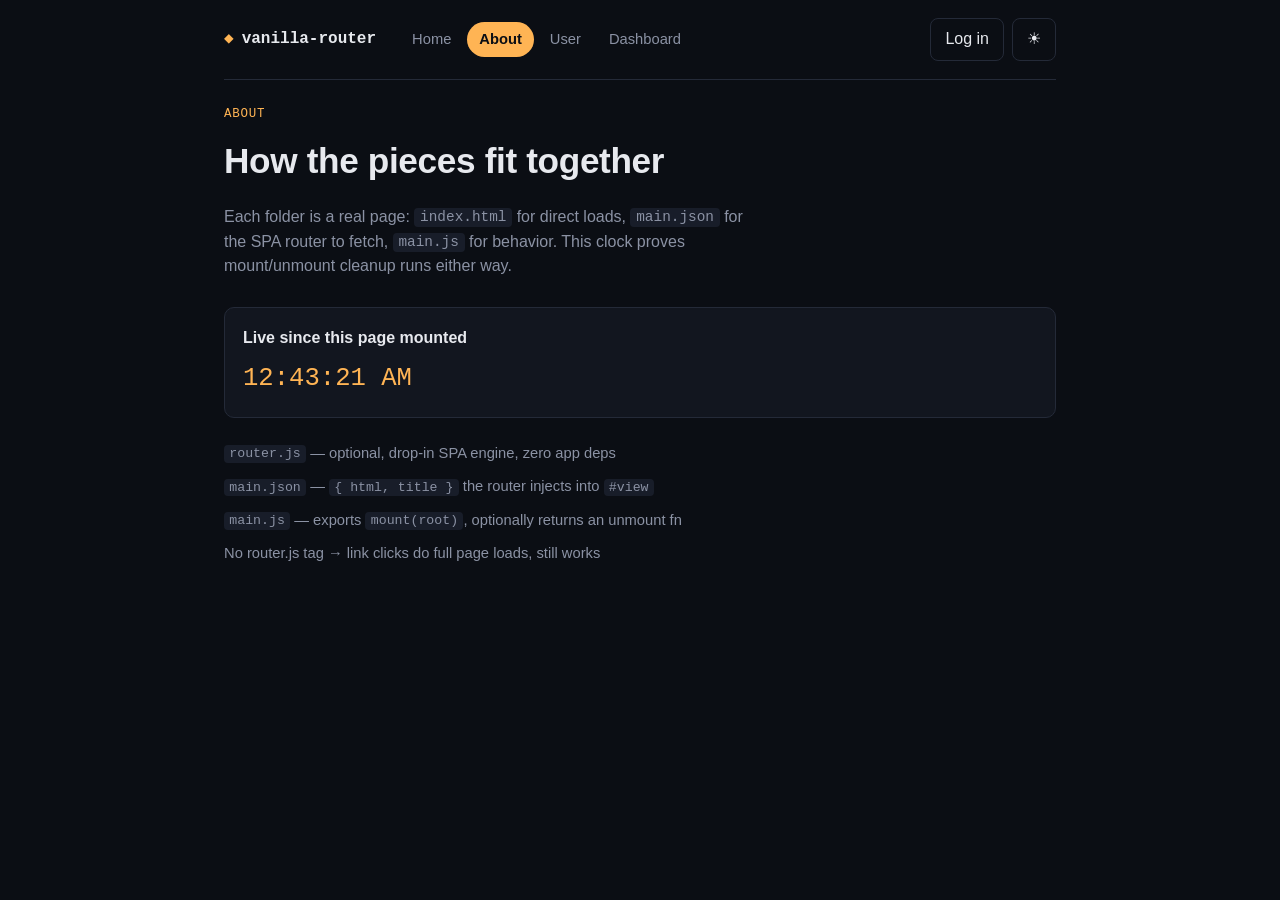
<file: about/index.html>
<!doctype html>
<html lang="en" data-theme="dark">
<head>
  <meta charset="utf-8" />
  <meta name="viewport" content="width=device-width, initial-scale=1" />
  <title>About · vanilla-router</title>
  <link rel="stylesheet" href="/assets/styles.css" />
</head>
<body>
  <div class="app-shell">
    <nav class="navbar" id="nav-slot">
      <a class="brand" href="/"><span class="brand-mark">◆</span> vanilla-router</a>
      <div class="nav-links">
        <a href="/" class="nav-link">Home</a>
        <a href="/about/" class="nav-link">About</a>
        <a href="/users/" class="nav-link">User</a>
        <a href="/dashboard/" class="nav-link">Dashboard</a>
      </div>
      <div class="nav-actions">
        <button class="btn btn-ghost" data-auth-btn></button>
        <button class="btn btn-ghost" data-theme-btn aria-label="Toggle theme"></button>
      </div>
    </nav>

    <main id="view">
      <section class="page">
        <span class="eyebrow">About</span>
        <h1>How the pieces fit together</h1>
        <p class="lead">Each folder is a real page: <code>index.html</code> for direct loads, <code>main.json</code> for the SPA router to fetch, <code>main.js</code> for behavior. This clock proves mount/unmount cleanup runs either way.</p>
        <div class="card"><h3>Live since this page mounted</h3><span class="clock" data-clock>00:00:00</span></div>
        <ul class="list">
          <li><code>router.js</code> — optional, drop-in SPA engine, zero app deps</li>
          <li><code>main.json</code> — <code>{ html, title }</code> the router injects into <code>#view</code></li>
          <li><code>main.js</code> — exports <code>mount(root)</code>, optionally returns an unmount fn</li>
          <li>No router.js tag → link clicks do full page loads, still works</li>
        </ul>
      </section>
    </main>
  </div>

  <script src="/assets/router.js"></script>
  <script type="module" src="/assets/nav.js"></script>
  <script type="module" src="./main.js"></script>
</body>
</html>
</file>
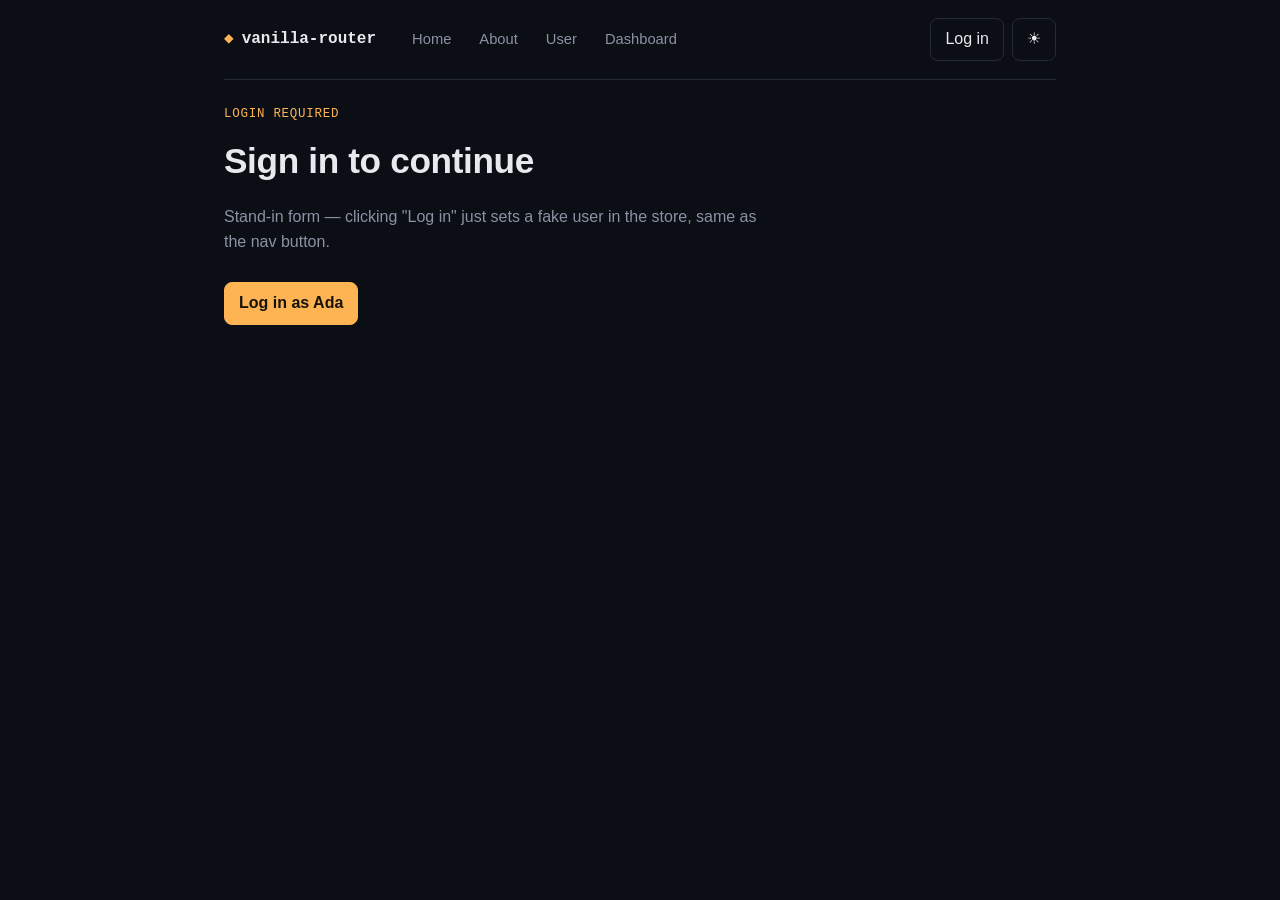
<file: dashboard/index.html>
<!doctype html>
<html lang="en" data-theme="dark">
<head>
  <meta charset="utf-8" />
  <meta name="viewport" content="width=device-width, initial-scale=1" />
  <title>Dashboard · vanilla-router</title>
  <link rel="stylesheet" href="/assets/styles.css" />
</head>
<body>
  <div class="app-shell">
    <nav class="navbar" id="nav-slot">
      <a class="brand" href="/"><span class="brand-mark">◆</span> vanilla-router</a>
      <div class="nav-links">
        <a href="/" class="nav-link">Home</a>
        <a href="/about/" class="nav-link">About</a>
        <a href="/users/" class="nav-link">User</a>
        <a href="/dashboard/" class="nav-link">Dashboard</a>
      </div>
      <div class="nav-actions">
        <button class="btn btn-ghost" data-auth-btn></button>
        <button class="btn btn-ghost" data-theme-btn aria-label="Toggle theme"></button>
      </div>
    </nav>

    <main id="view">
      <section class="page">
        <span class="eyebrow">Protected route</span>
        <h1 data-greeting>Welcome back</h1>
        <p class="lead">This page checks auth in its own <code>main.js</code> — the router has no idea what "protected" means. Log out via the nav, then reload this URL directly.</p>
        <div class="card" data-gate><p>Nothing to see here yet — just a gated page.</p></div>
      </section>
    </main>
  </div>

  <script src="/assets/router.js"></script>
  <script type="module" src="/assets/nav.js"></script>
  <script type="module" src="./main.js"></script>
</body>
</html>
</file>
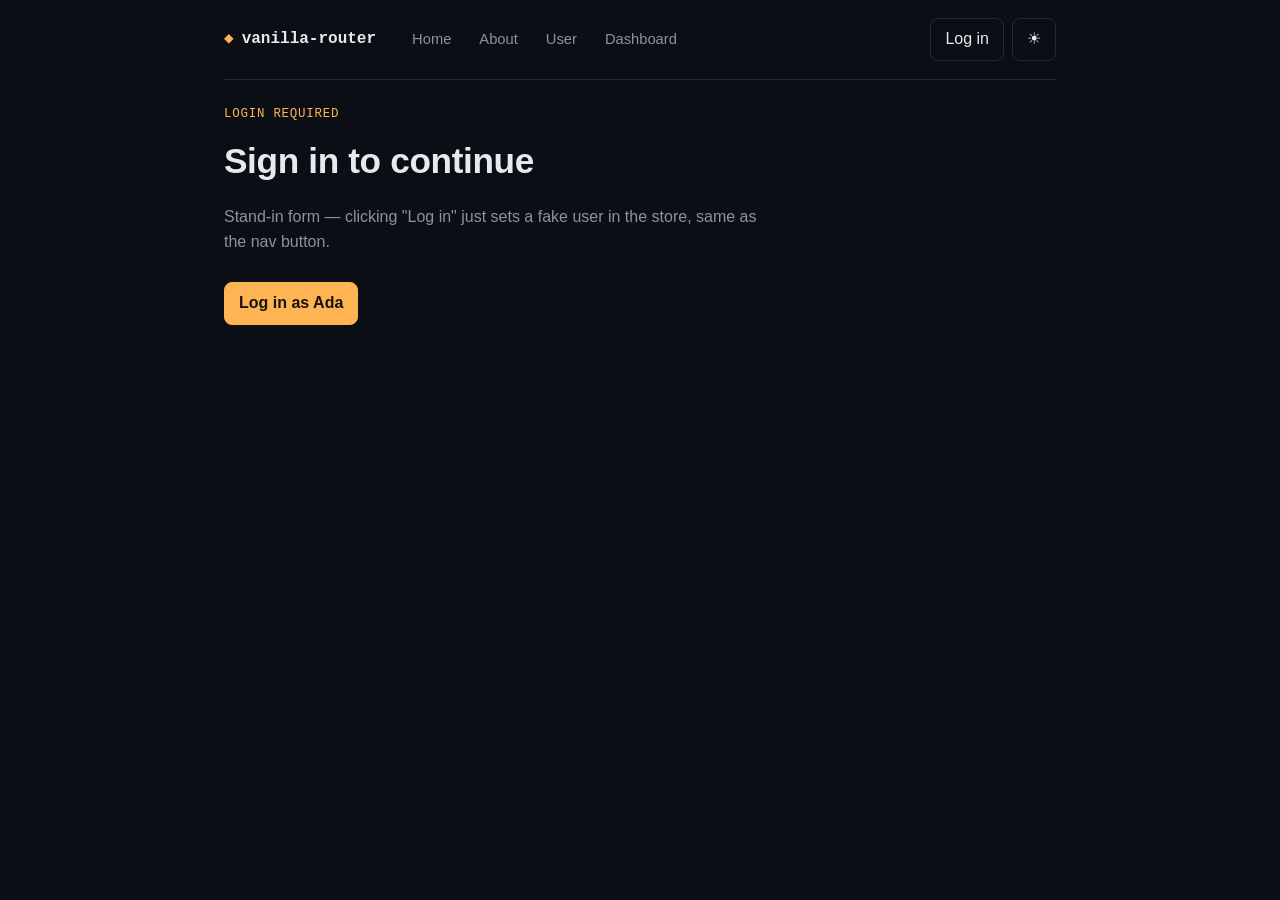
<file: login/index.html>
<!doctype html>
<html lang="en" data-theme="dark">
<head>
  <meta charset="utf-8" />
  <meta name="viewport" content="width=device-width, initial-scale=1" />
  <title>Login · vanilla-router</title>
  <link rel="stylesheet" href="/assets/styles.css" />
</head>
<body>
  <div class="app-shell">
    <nav class="navbar" id="nav-slot">
      <a class="brand" href="/"><span class="brand-mark">◆</span> vanilla-router</a>
      <div class="nav-links">
        <a href="/" class="nav-link">Home</a>
        <a href="/about/" class="nav-link">About</a>
        <a href="/users/" class="nav-link">User</a>
        <a href="/dashboard/" class="nav-link">Dashboard</a>
      </div>
      <div class="nav-actions">
        <button class="btn btn-ghost" data-auth-btn></button>
        <button class="btn btn-ghost" data-theme-btn aria-label="Toggle theme"></button>
      </div>
    </nav>

    <main id="view">
      <section class="page">
        <span class="eyebrow">Login required</span>
        <h1>Sign in to continue</h1>
        <p class="lead">Stand-in form — clicking "Log in" just sets a fake user in the store, same as the nav button.</p>
        <button class="btn btn-primary" data-login>Log in as Ada</button>
      </section>
    </main>
  </div>

  <script src="/assets/router.js"></script>
  <script type="module" src="/assets/nav.js"></script>
  <script type="module" src="./main.js"></script>
</body>
</html>
</file>
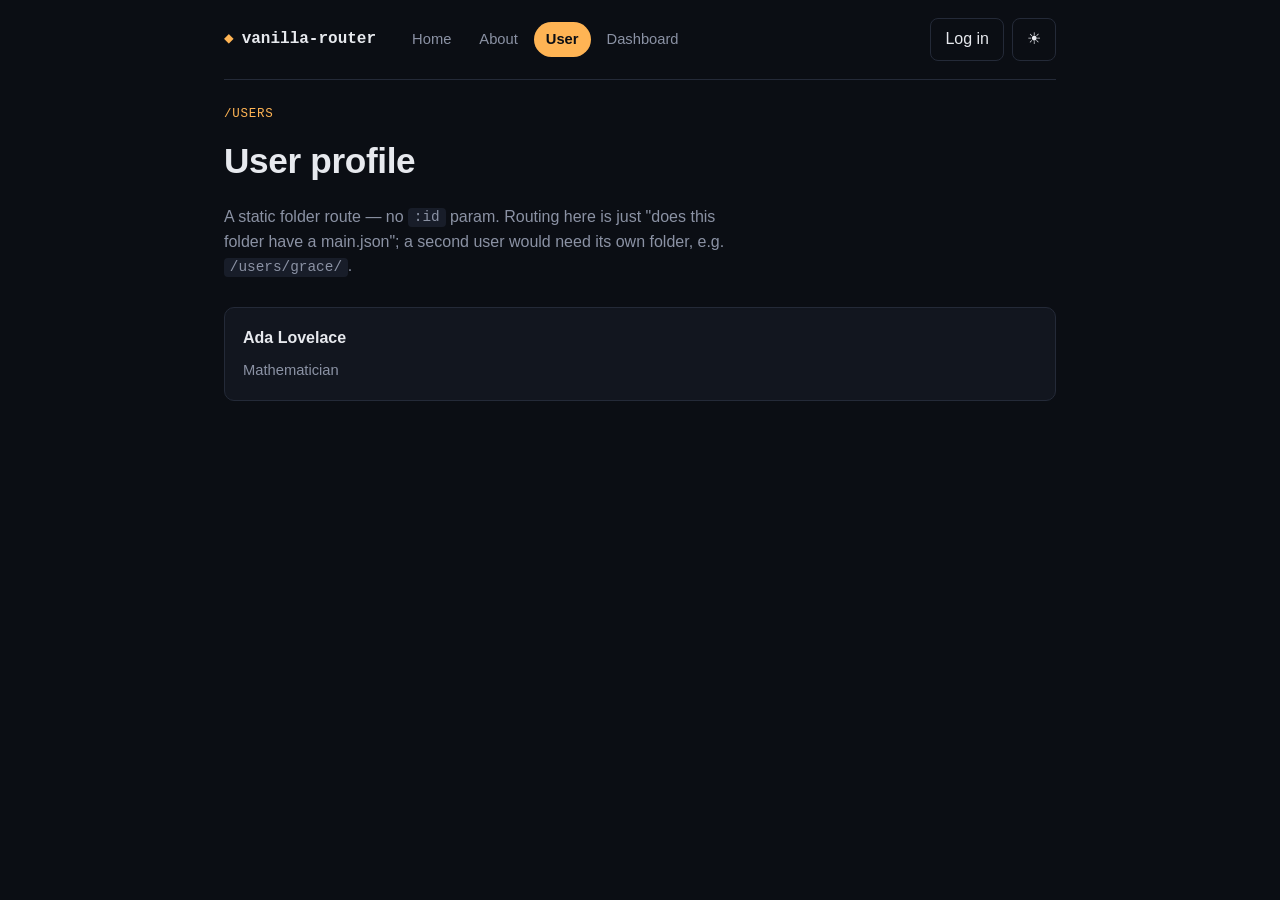
<file: users/index.html>
<!doctype html>
<html lang="en" data-theme="dark">
<head>
  <meta charset="utf-8" />
  <meta name="viewport" content="width=device-width, initial-scale=1" />
  <title>User · vanilla-router</title>
  <link rel="stylesheet" href="/assets/styles.css" />
</head>
<body>
  <div class="app-shell">
    <nav class="navbar" id="nav-slot">
      <a class="brand" href="/"><span class="brand-mark">◆</span> vanilla-router</a>
      <div class="nav-links">
        <a href="/" class="nav-link">Home</a>
        <a href="/about/" class="nav-link">About</a>
        <a href="/users/" class="nav-link">User</a>
        <a href="/dashboard/" class="nav-link">Dashboard</a>
      </div>
      <div class="nav-actions">
        <button class="btn btn-ghost" data-auth-btn></button>
        <button class="btn btn-ghost" data-theme-btn aria-label="Toggle theme"></button>
      </div>
    </nav>

    <main id="view">
      <section class="page">
        <span class="eyebrow">/users</span>
        <h1>User profile</h1>
        <p class="lead">A static folder route — no <code>:id</code> param. Routing here is just "does this folder have a main.json"; a second user would need its own folder, e.g. <code>/users/grace/</code>.</p>
        <div class="card" data-body><p>Loading…</p></div>
      </section>
    </main>
  </div>

  <script src="/assets/router.js"></script>
  <script type="module" src="/assets/nav.js"></script>
  <script type="module" src="./main.js"></script>
</body>
</html>
</file>
<file: assets/styles.css>
:root {
  --bg: #0b0e14;
  --surface: #12161f;
  --surface-2: #181d29;
  --border: #242a38;
  --text: #e7e9ee;
  --text-dim: #8b92a4;
  --accent: #ffb454;
  --accent-2: #7c9eff;
  --error: #ff6b6b;
  --radius: 10px;
  --mono: 'SFMono-Regular', Consolas, 'Liberation Mono', Menlo, monospace;
  --sans: -apple-system, BlinkMacSystemFont, 'Segoe UI', Inter, sans-serif;
}
[data-theme='light'] {
  --bg: #f6f5f2;
  --surface: #ffffff;
  --surface-2: #f0eee9;
  --border: #e2ded4;
  --text: #1b1d22;
  --text-dim: #6b6f7a;
  --accent: #b5730a;
  --accent-2: #3a5bd9;
}

* { box-sizing: border-box; }
html, body { margin: 0; padding: 0; }
body {
  background: var(--bg);
  color: var(--text);
  font-family: var(--sans);
  line-height: 1.55;
  transition: background .2s ease, color .2s ease;
}
code { font-family: var(--mono); font-size: 0.9em; background: var(--surface-2); padding: .1em .4em; border-radius: 4px; }

a { color: var(--accent-2); text-decoration: none; }
a:hover { text-decoration: underline; }
:focus-visible { outline: 2px solid var(--accent-2); outline-offset: 2px; }

.app-shell { max-width: 880px; margin: 0 auto; padding: 0 24px 80px; }

/* ---------- Navbar ---------- */
.navbar {
  display: flex; align-items: center; gap: 24px;
  padding: 18px 0; margin-bottom: 8px;
  border-bottom: 1px solid var(--border);
}
.brand { display: flex; align-items: center; gap: 8px; font-family: var(--mono); font-weight: 600; color: var(--text); }
.brand-mark { color: var(--accent); }
.nav-links { display: flex; gap: 4px; flex: 1; }
.nav-link {
  color: var(--text-dim); font-size: .92rem; padding: 6px 12px; border-radius: 999px;
}
.nav-link:hover { color: var(--text); text-decoration: none; background: var(--surface-2); }
.nav-link.is-active { color: var(--bg); background: var(--accent); font-weight: 600; }
.nav-actions { display: flex; gap: 8px; }

.btn {
  font: inherit; cursor: pointer; border-radius: 8px; padding: 8px 14px;
  border: 1px solid var(--border); background: var(--surface); color: var(--text);
}
.btn:hover { border-color: var(--accent-2); }
.btn-ghost { background: transparent; }
.btn-primary { background: var(--accent); color: #17130a; border-color: var(--accent); font-weight: 600; }

/* ---------- Router outlet ---------- */
#view { min-height: 50vh; transition: opacity .15s ease; }
#view.is-loading { opacity: .45; }

.page { padding: 12px 0 40px; animation: fade-in .25s ease; }
@keyframes fade-in { from { opacity: 0; transform: translateY(4px); } to { opacity: 1; transform: none; } }
@media (prefers-reduced-motion: reduce) { .page { animation: none; } }

.eyebrow {
  display: inline-block; font-family: var(--mono); font-size: .78rem;
  color: var(--accent); text-transform: uppercase; letter-spacing: .06em; margin-bottom: 10px;
}
h1 { font-size: clamp(1.6rem, 3vw, 2.2rem); margin: 0 0 14px; letter-spacing: -0.01em; }
.lead { color: var(--text-dim); max-width: 60ch; margin-bottom: 28px; }

.grid { display: grid; grid-template-columns: repeat(auto-fit, minmax(200px, 1fr)); gap: 14px; }
.card {
  background: var(--surface); border: 1px solid var(--border); border-radius: var(--radius);
  padding: 18px;
}
.card h3 { margin: 0 0 8px; font-size: 1rem; }
.card p { margin: 0; color: var(--text-dim); font-size: .92rem; }

.clock { font-family: var(--mono); font-size: 1.6rem; color: var(--accent); }

.list { list-style: none; padding: 0; margin: 24px 0 0; display: grid; gap: 10px; }
.list li { color: var(--text-dim); font-size: .92rem; }

.error { color: var(--error); }
</file>
